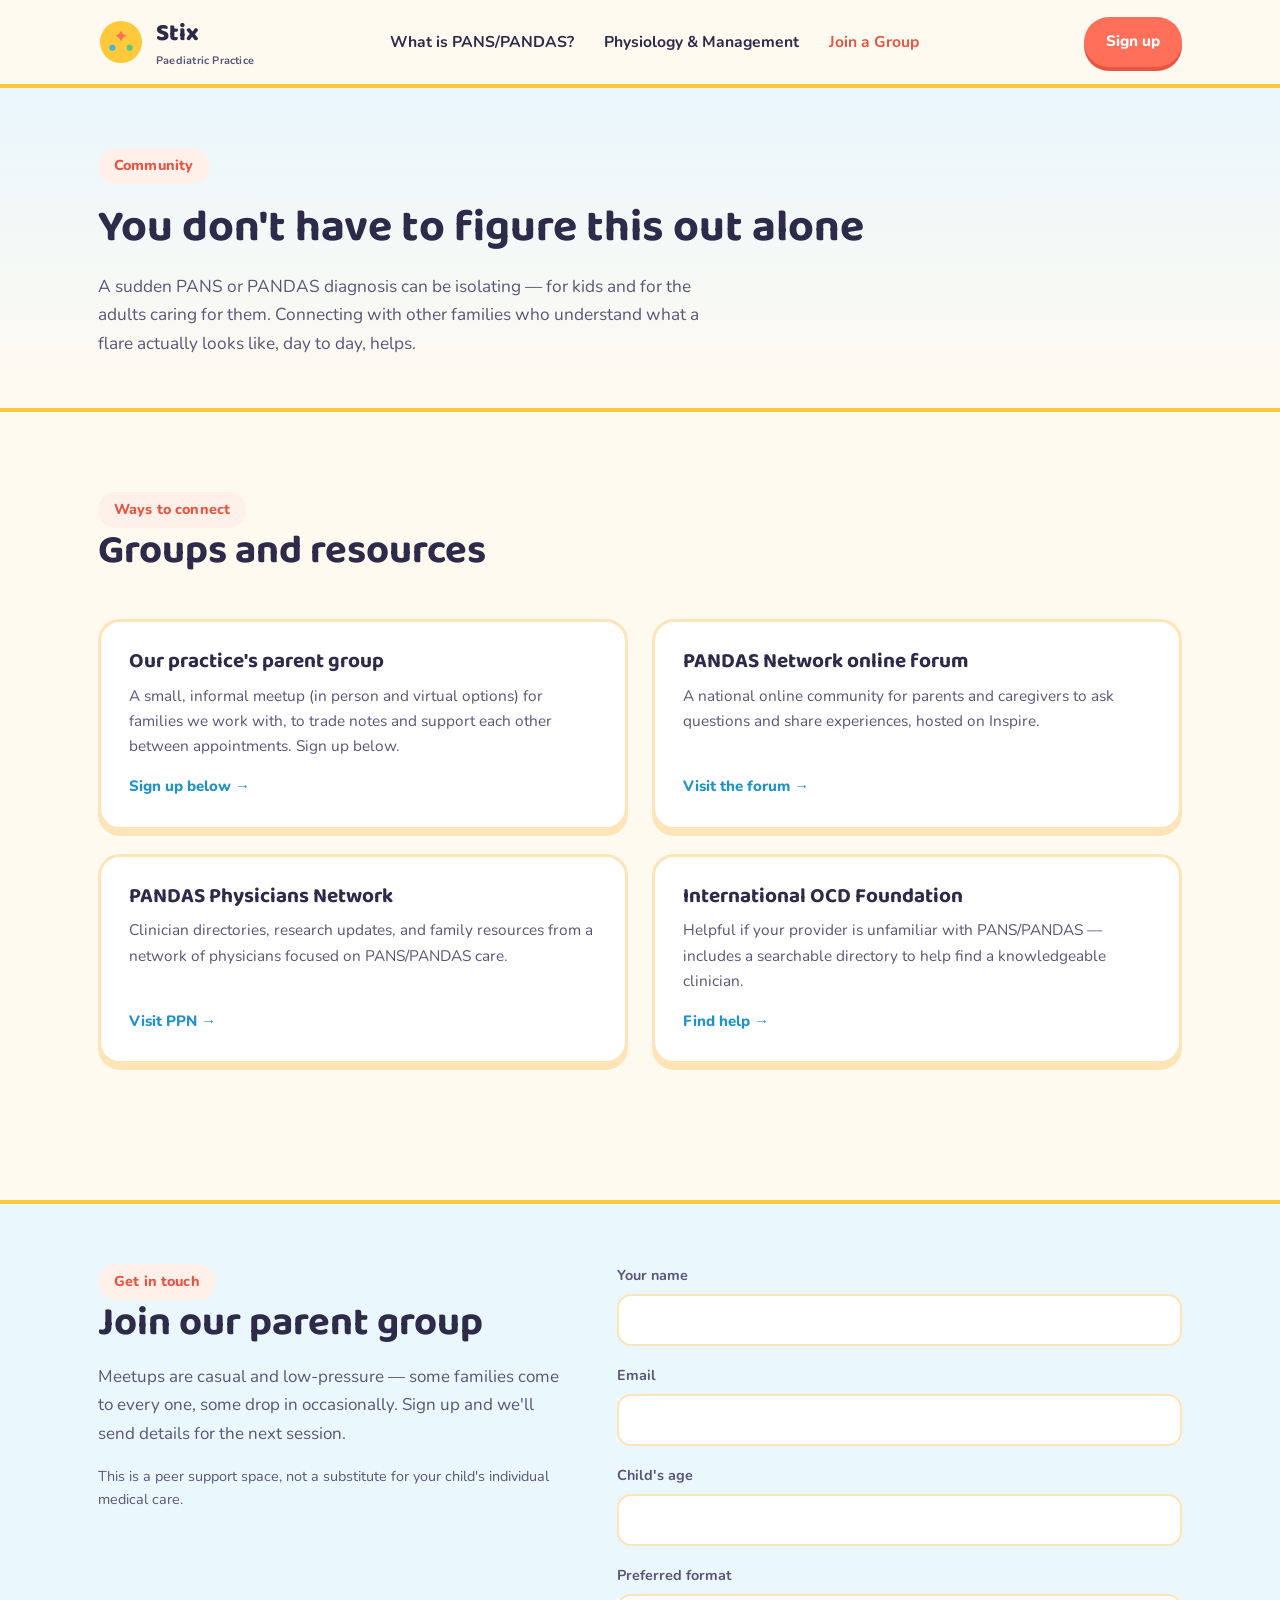
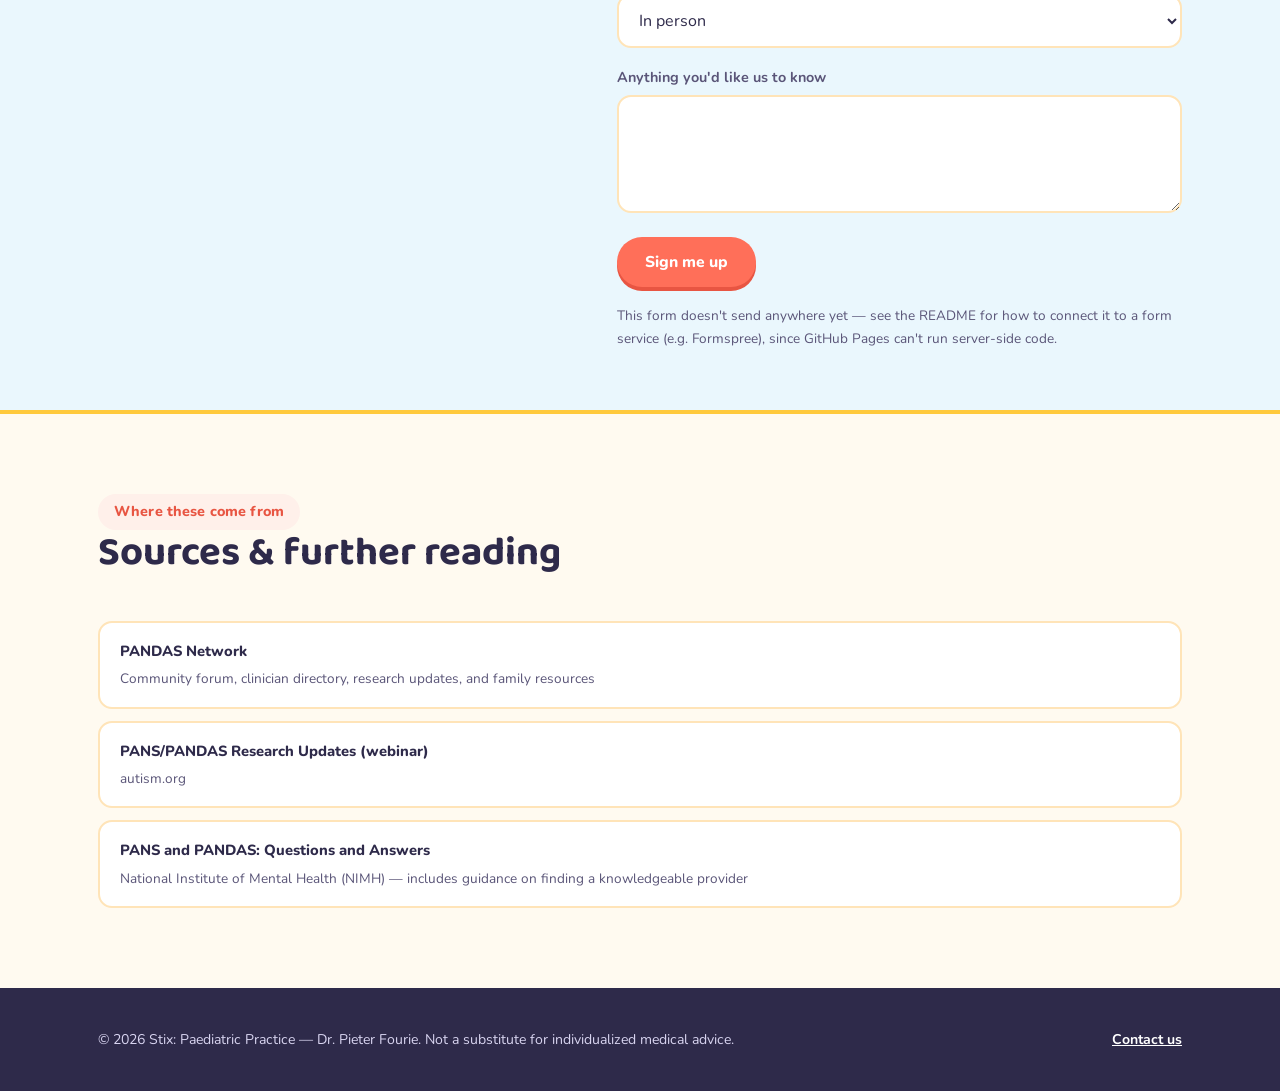
<file: join.html>
<!DOCTYPE html>
<html lang="en">
<head>
<meta charset="UTF-8" />
<meta name="viewport" content="width=device-width, initial-scale=1" />
<title>Join a Support Group — Stix Paediatric Practice</title>
<meta name="description" content="Connect with other families navigating PANS and PANDAS — our practice's parent group, plus national community and clinician resources." />
<link rel="preconnect" href="https://fonts.googleapis.com">
<link rel="preconnect" href="https://fonts.gstatic.com" crossorigin>
<link href="https://fonts.googleapis.com/css2?family=Baloo+2:wght@600;700;800&family=Nunito:wght@400;600;700;800&display=swap" rel="stylesheet">
<link rel="stylesheet" href="styles.css" />
</head>
<body>

<header class="site-header">
  <div class="wrap">
    <a href="index.html" class="brand">
      <svg class="brand-mark" viewBox="0 0 48 48" fill="none" xmlns="http://www.w3.org/2000/svg" aria-hidden="true">
        <circle cx="24" cy="24" r="22" fill="#ffc93c"/>
        <path d="M24 12c1.2 3 3 4.6 6 5.6-3 1-4.8 2.8-6 5.8-1.2-3-3-4.8-6-5.8 3-1 4.8-2.6 6-5.6Z" fill="#ff6f59"/>
        <circle cx="15" cy="30" r="3.2" fill="#3fb6e8"/>
        <circle cx="33" cy="30" r="3.2" fill="#57c785"/>
      </svg>
      <span>
        Stix
        <span class="brand-sub">Paediatric Practice</span>
      </span>
    </a>

    <button class="nav-toggle" aria-expanded="false" aria-controls="primary-nav" aria-label="Toggle menu">
      <svg viewBox="0 0 24 24" fill="none" stroke="currentColor" stroke-width="2"><path d="M3 6h18M3 12h18M3 18h18"/></svg>
    </button>

    <nav class="primary-nav" id="primary-nav">
      <ul>
        <li><a href="index.html">What is PANS/PANDAS?</a></li>
        <li><a href="physiology.html">Physiology &amp; Management</a></li>
        <li><a href="join.html" class="active">Join a Group</a></li>
        <li><a href="#group-form" class="nav-cta nav-cta-mobile">Sign up</a></li>
      </ul>
    </nav>

    <a href="#group-form" class="nav-cta desktop-cta">Sign up</a>
  </div>
</header>

<main id="top">

  <section class="page-hero">
    <div class="wrap">
      <span class="small-label">Community</span>
      <h1>You don't have to figure this out alone</h1>
      <p class="lede">
        A sudden PANS or PANDAS diagnosis can be isolating — for kids and for the
        adults caring for them. Connecting with other families who understand
        what a flare actually looks like, day to day, helps.
      </p>
    </div>
  </section>

  <!-- COMMUNITY OPTIONS -->
  <section class="section">
    <div class="wrap">
      <div class="section-head">
        <span class="small-label">Ways to connect</span>
        <h2>Groups and resources</h2>
      </div>
      <div class="community-grid">
        <article class="community-card">
          <h3>Our practice's parent group</h3>
          <p>A small, informal meetup (in person and virtual options) for families we work with, to trade notes and support each other between appointments. Sign up below.</p>
          <a href="#group-form" class="card-link">Sign up below →</a>
        </article>
        <article class="community-card">
          <h3>PANDAS Network online forum</h3>
          <p>A national online community for parents and caregivers to ask questions and share experiences, hosted on Inspire.</p>
          <a href="https://www.inspire.com/groups/pandas/" class="card-link" target="_blank" rel="noopener">Visit the forum →</a>
        </article>
        <article class="community-card">
          <h3>PANDAS Physicians Network</h3>
          <p>Clinician directories, research updates, and family resources from a network of physicians focused on PANS/PANDAS care.</p>
          <a href="https://www.pandasppn.org/" class="card-link" target="_blank" rel="noopener">Visit PPN →</a>
        </article>
        <article class="community-card">
          <h3>International OCD Foundation</h3>
          <p>Helpful if your provider is unfamiliar with PANS/PANDAS — includes a searchable directory to help find a knowledgeable clinician.</p>
          <a href="https://www.iocdf.org/find-help" class="card-link" target="_blank" rel="noopener">Find help →</a>
        </article>
      </div>
    </div>
  </section>

  <!-- SIGN UP FORM -->
  <section class="group-form-section" id="group-form">
    <div class="wrap group-form-wrap">
      <div>
        <span class="small-label">Get in touch</span>
        <h2>Join our parent group</h2>
        <p class="measure" style="margin-top:16px;">
          Meetups are casual and low-pressure — some families come to every one,
          some drop in occasionally. Sign up and we'll send details for the next
          session.
        </p>
        <p class="measure" style="font-size:0.9rem;">
          This is a peer support space, not a substitute for your child's
          individual medical care.
        </p>
      </div>

      <form class="contact-form" id="group-signup-form">
        <div class="field">
          <label for="parent-name">Your name</label>
          <input type="text" id="parent-name" name="parent-name" required />
        </div>
        <div class="field">
          <label for="parent-email">Email</label>
          <input type="email" id="parent-email" name="parent-email" required />
        </div>
        <div class="field">
          <label for="child-age">Child's age</label>
          <input type="text" id="child-age" name="child-age" />
        </div>
        <div class="field">
          <label for="format">Preferred format</label>
          <select id="format" name="format">
            <option>In person</option>
            <option>Virtual</option>
            <option>Either works</option>
          </select>
        </div>
        <div class="field">
          <label for="message">Anything you'd like us to know</label>
          <textarea id="message" name="message" rows="4"></textarea>
        </div>
        <div class="submit-row">
          <button type="submit">Sign me up</button>
          <span class="form-status" id="form-status" role="status"></span>
        </div>
        <p class="form-note">
          This form doesn't send anywhere yet — see the README for how to connect
          it to a form service (e.g. Formspree), since GitHub Pages can't run
          server-side code.
        </p>
      </form>
    </div>
  </section>

  <!-- SOURCES -->
  <section class="section" id="sources">
    <div class="wrap">
      <div class="section-head">
        <span class="small-label">Where these come from</span>
        <h2>Sources &amp; further reading</h2>
      </div>
      <ul class="sources-list">
        <li>
          <a href="https://pandasnetwork.org/research/" target="_blank" rel="noopener">PANDAS Network</a>
          <span class="src-meta">Community forum, clinician directory, research updates, and family resources</span>
        </li>
        <li>
          <a href="https://autism.org/webinar/pans-pandas-research-updates/" target="_blank" rel="noopener">PANS/PANDAS Research Updates (webinar)</a>
          <span class="src-meta">autism.org</span>
        </li>
        <li>
          <a href="https://www.nimh.nih.gov/health/publications/pandas" target="_blank" rel="noopener">PANS and PANDAS: Questions and Answers</a>
          <span class="src-meta">National Institute of Mental Health (NIMH) — includes guidance on finding a knowledgeable provider</span>
        </li>
      </ul>
    </div>
  </section>

</main>

<footer class="site-footer">
  <div class="wrap">
    <p>&copy; <span id="year"></span> Stix: Paediatric Practice — Dr. Pieter Fourie. Not a substitute for individualized medical advice.</p>
    <p><a href="https://www.stix.co.za/contact-us" target="_blank" rel="noopener">Contact us</a></p>
  </div>
</footer>

<script src="script.js"></script>
</body>
</html>
</file>
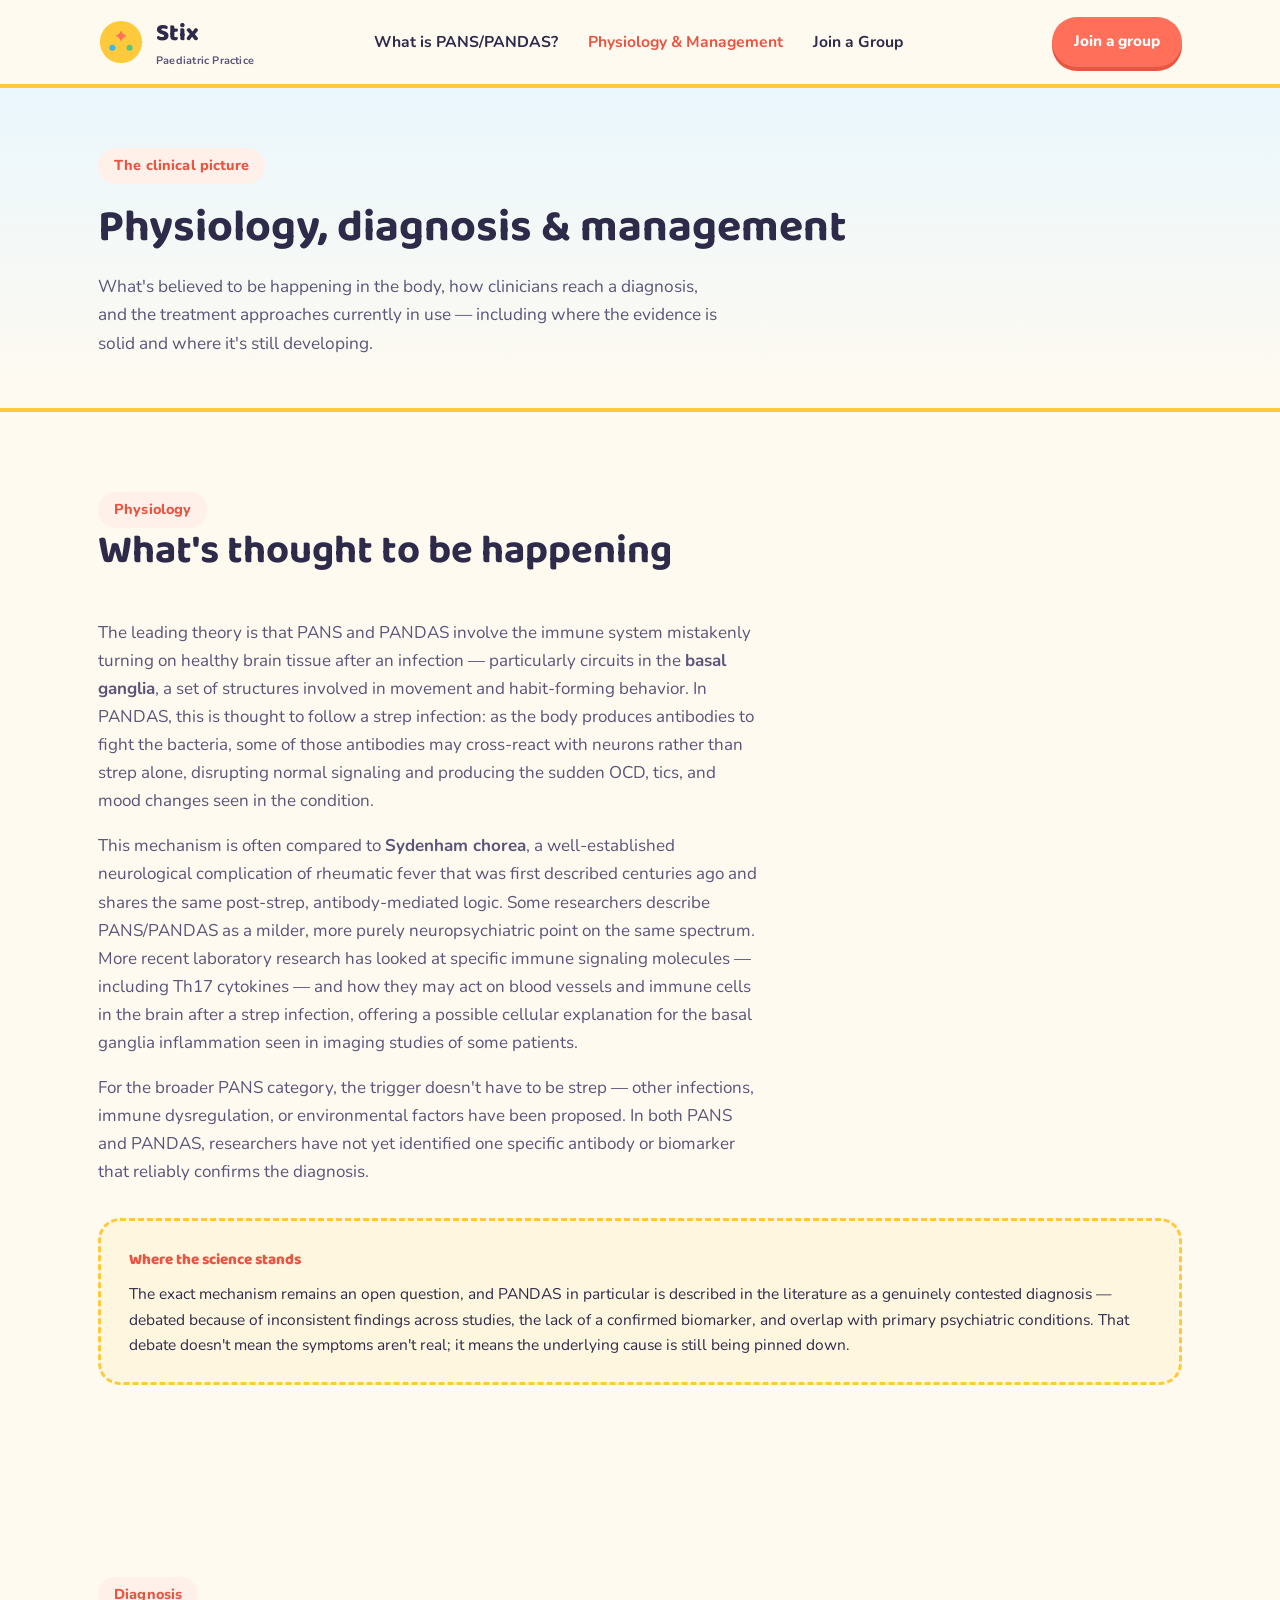
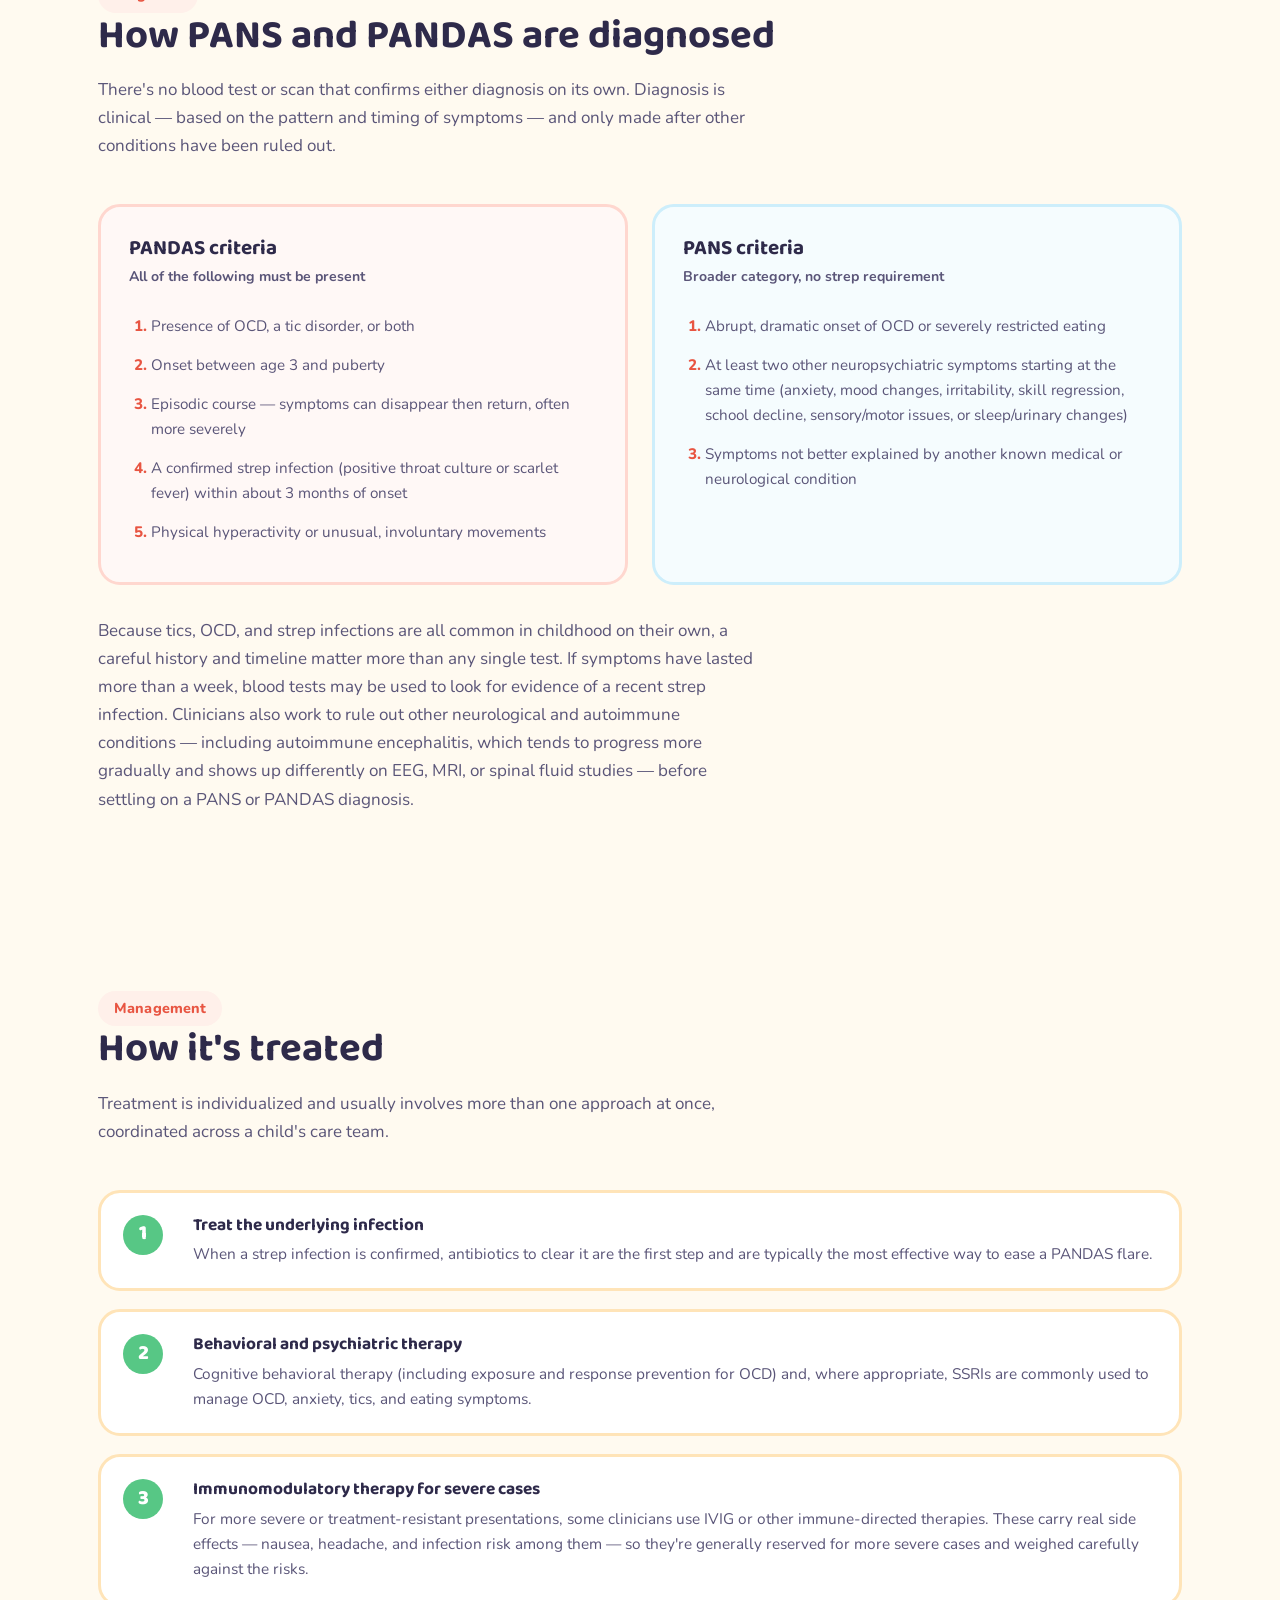
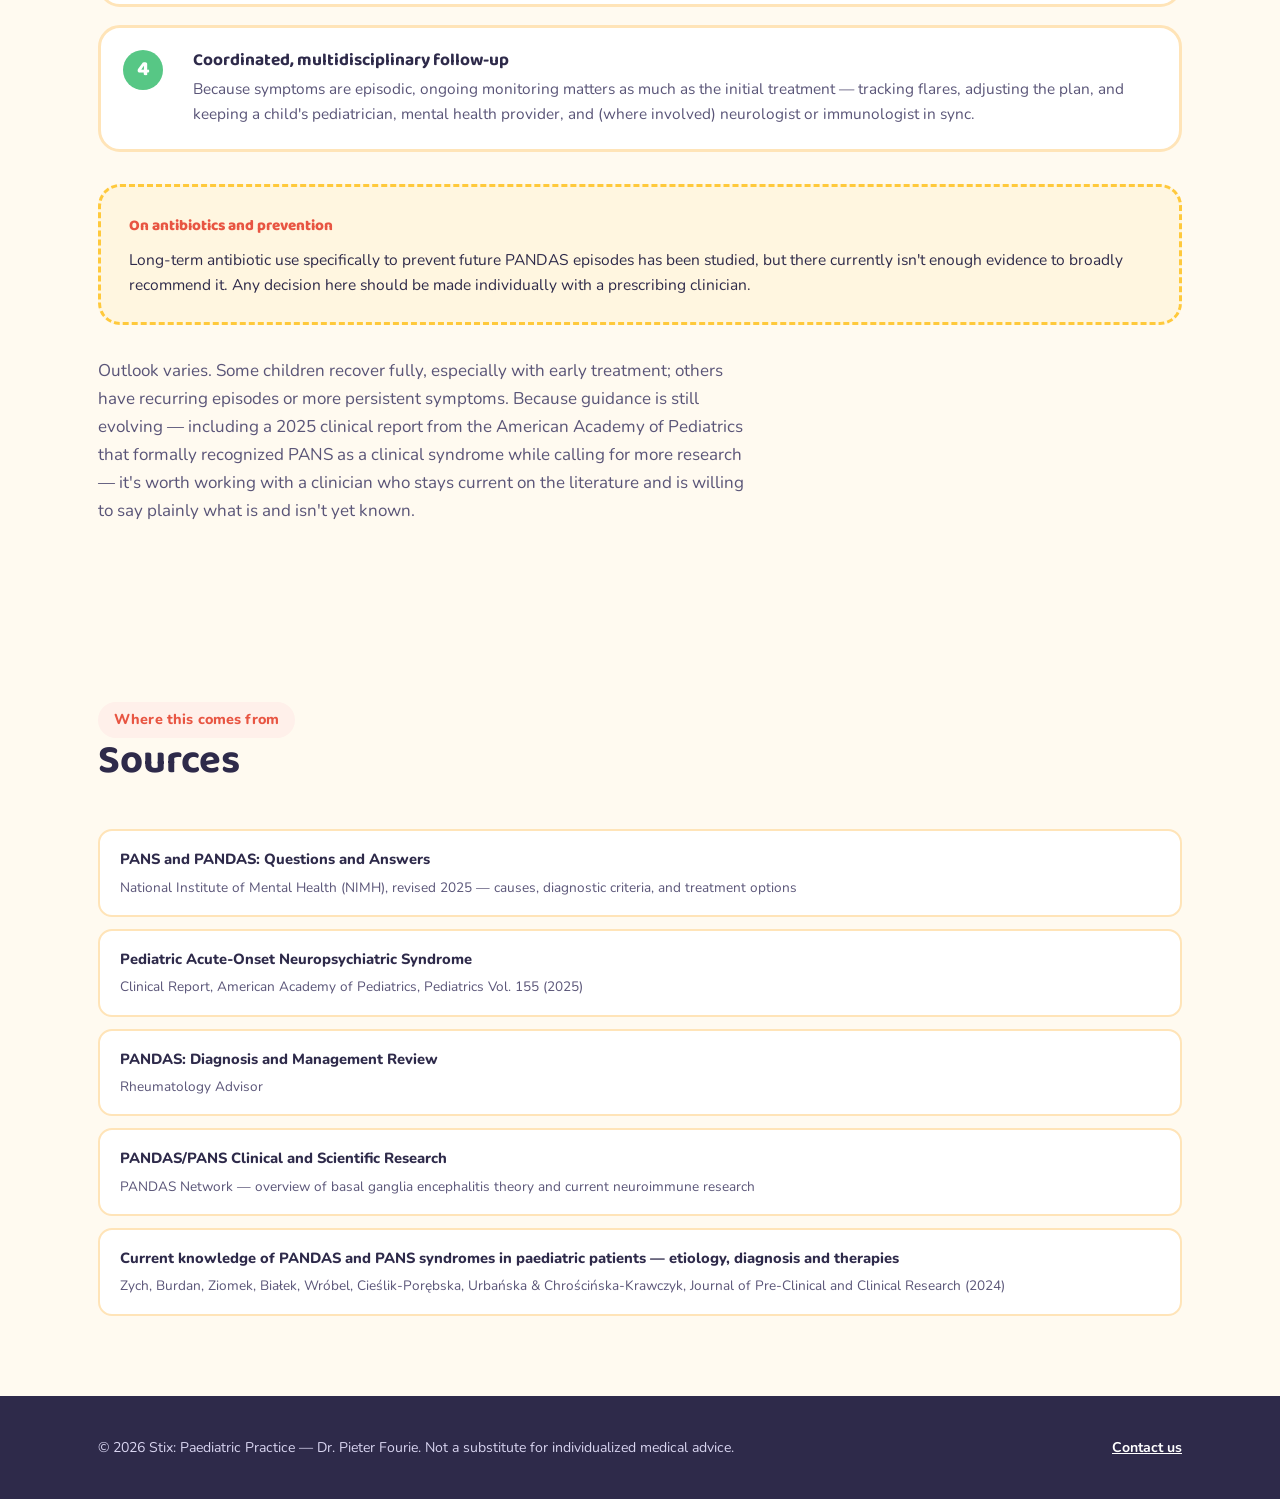
<file: physiology.html>
<!DOCTYPE html>
<html lang="en">
<head>
<meta charset="UTF-8" />
<meta name="viewport" content="width=device-width, initial-scale=1" />
<title>Physiology, Diagnosis &amp; Management — Stix Paediatric Practice</title>
<meta name="description" content="How PANS and PANDAS are believed to arise, how they're diagnosed, and current treatment and management approaches." />
<link rel="preconnect" href="https://fonts.googleapis.com">
<link rel="preconnect" href="https://fonts.gstatic.com" crossorigin>
<link href="https://fonts.googleapis.com/css2?family=Baloo+2:wght@600;700;800&family=Nunito:wght@400;600;700;800&display=swap" rel="stylesheet">
<link rel="stylesheet" href="styles.css" />
</head>
<body>

<header class="site-header">
  <div class="wrap">
    <a href="index.html" class="brand">
      <svg class="brand-mark" viewBox="0 0 48 48" fill="none" xmlns="http://www.w3.org/2000/svg" aria-hidden="true">
        <circle cx="24" cy="24" r="22" fill="#ffc93c"/>
        <path d="M24 12c1.2 3 3 4.6 6 5.6-3 1-4.8 2.8-6 5.8-1.2-3-3-4.8-6-5.8 3-1 4.8-2.6 6-5.6Z" fill="#ff6f59"/>
        <circle cx="15" cy="30" r="3.2" fill="#3fb6e8"/>
        <circle cx="33" cy="30" r="3.2" fill="#57c785"/>
      </svg>
      <span>
        Stix
        <span class="brand-sub">Paediatric Practice</span>
      </span>
    </a>

    <button class="nav-toggle" aria-expanded="false" aria-controls="primary-nav" aria-label="Toggle menu">
      <svg viewBox="0 0 24 24" fill="none" stroke="currentColor" stroke-width="2"><path d="M3 6h18M3 12h18M3 18h18"/></svg>
    </button>

    <nav class="primary-nav" id="primary-nav">
      <ul>
        <li><a href="index.html">What is PANS/PANDAS?</a></li>
        <li><a href="physiology.html" class="active">Physiology &amp; Management</a></li>
        <li><a href="join.html">Join a Group</a></li>
        <li><a href="join.html" class="nav-cta nav-cta-mobile">Join a group</a></li>
      </ul>
    </nav>

    <a href="join.html" class="nav-cta desktop-cta">Join a group</a>
  </div>
</header>

<main id="top">

  <section class="page-hero">
    <div class="wrap">
      <span class="small-label">The clinical picture</span>
      <h1>Physiology, diagnosis &amp; management</h1>
      <p class="lede">
        What's believed to be happening in the body, how clinicians reach a
        diagnosis, and the treatment approaches currently in use — including
        where the evidence is solid and where it's still developing.
      </p>
    </div>
  </section>

  <!-- PHYSIOLOGY -->
  <section class="section">
    <div class="wrap">
      <div class="section-head">
        <span class="small-label">Physiology</span>
        <h2>What's thought to be happening</h2>
      </div>
      <div class="measure">
        <p>
          The leading theory is that PANS and PANDAS involve the immune system
          mistakenly turning on healthy brain tissue after an infection —
          particularly circuits in the <strong>basal ganglia</strong>, a set of
          structures involved in movement and habit-forming behavior. In PANDAS,
          this is thought to follow a strep infection: as the body produces
          antibodies to fight the bacteria, some of those antibodies may
          cross-react with neurons rather than strep alone, disrupting normal
          signaling and producing the sudden OCD, tics, and mood changes seen in
          the condition.
        </p>
        <p>
          This mechanism is often compared to <strong>Sydenham chorea</strong>, a
          well-established neurological complication of rheumatic fever that was
          first described centuries ago and shares the same post-strep,
          antibody-mediated logic. Some researchers describe PANS/PANDAS as a
          milder, more purely neuropsychiatric point on the same spectrum. More
          recent laboratory research has looked at specific immune signaling
          molecules — including Th17 cytokines — and how they may act on blood
          vessels and immune cells in the brain after a strep infection, offering
          a possible cellular explanation for the basal ganglia inflammation seen
          in imaging studies of some patients.
        </p>
        <p>
          For the broader PANS category, the trigger doesn't have to be strep —
          other infections, immune dysregulation, or environmental factors have
          been proposed. In both PANS and PANDAS, researchers have not yet
          identified one specific antibody or biomarker that reliably confirms
          the diagnosis.
        </p>
      </div>

      <div class="callout">
        <span class="callout-label">Where the science stands</span>
        <p>
          The exact mechanism remains an open question, and PANDAS in particular
          is described in the literature as a genuinely contested diagnosis —
          debated because of inconsistent findings across studies, the lack of a
          confirmed biomarker, and overlap with primary psychiatric conditions.
          That debate doesn't mean the symptoms aren't real; it means the
          underlying cause is still being pinned down.
        </p>
      </div>
    </div>
  </section>

  <!-- DIAGNOSIS -->
  <section class="section">
    <div class="wrap">
      <div class="section-head">
        <span class="small-label">Diagnosis</span>
        <h2>How PANS and PANDAS are diagnosed</h2>
        <p class="measure" style="margin-top:16px;">
          There's no blood test or scan that confirms either diagnosis on its
          own. Diagnosis is clinical — based on the pattern and timing of
          symptoms — and only made after other conditions have been ruled out.
        </p>
      </div>

      <div class="criteria-grid">
        <div class="criteria-card">
          <h3>PANDAS criteria</h3>
          <span class="criteria-sub">All of the following must be present</span>
          <ol>
            <li>Presence of OCD, a tic disorder, or both</li>
            <li>Onset between age 3 and puberty</li>
            <li>Episodic course — symptoms can disappear then return, often more severely</li>
            <li>A confirmed strep infection (positive throat culture or scarlet fever) within about 3 months of onset</li>
            <li>Physical hyperactivity or unusual, involuntary movements</li>
          </ol>
        </div>
        <div class="criteria-card">
          <h3>PANS criteria</h3>
          <span class="criteria-sub">Broader category, no strep requirement</span>
          <ol>
            <li>Abrupt, dramatic onset of OCD or severely restricted eating</li>
            <li>At least two other neuropsychiatric symptoms starting at the same time (anxiety, mood changes, irritability, skill regression, school decline, sensory/motor issues, or sleep/urinary changes)</li>
            <li>Symptoms not better explained by another known medical or neurological condition</li>
          </ol>
        </div>
      </div>

      <div class="measure" style="margin-top:32px;">
        <p>
          Because tics, OCD, and strep infections are all common in childhood on
          their own, a careful history and timeline matter more than any single
          test. If symptoms have lasted more than a week, blood tests may be used
          to look for evidence of a recent strep infection. Clinicians also work
          to rule out other neurological and autoimmune conditions — including
          autoimmune encephalitis, which tends to progress more gradually and
          shows up differently on EEG, MRI, or spinal fluid studies — before
          settling on a PANS or PANDAS diagnosis.
        </p>
      </div>
    </div>
  </section>

  <!-- MANAGEMENT -->
  <section class="section">
    <div class="wrap">
      <div class="section-head">
        <span class="small-label">Management</span>
        <h2>How it's treated</h2>
        <p class="measure" style="margin-top:16px;">
          Treatment is individualized and usually involves more than one
          approach at once, coordinated across a child's care team.
        </p>
      </div>
      <ul class="mgmt-list">
        <li>
          <div>
            <h3>Treat the underlying infection</h3>
            <p>When a strep infection is confirmed, antibiotics to clear it are the first step and are typically the most effective way to ease a PANDAS flare.</p>
          </div>
        </li>
        <li>
          <div>
            <h3>Behavioral and psychiatric therapy</h3>
            <p>Cognitive behavioral therapy (including exposure and response prevention for OCD) and, where appropriate, SSRIs are commonly used to manage OCD, anxiety, tics, and eating symptoms.</p>
          </div>
        </li>
        <li>
          <div>
            <h3>Immunomodulatory therapy for severe cases</h3>
            <p>For more severe or treatment-resistant presentations, some clinicians use IVIG or other immune-directed therapies. These carry real side effects — nausea, headache, and infection risk among them — so they're generally reserved for more severe cases and weighed carefully against the risks.</p>
          </div>
        </li>
        <li>
          <div>
            <h3>Coordinated, multidisciplinary follow-up</h3>
            <p>Because symptoms are episodic, ongoing monitoring matters as much as the initial treatment — tracking flares, adjusting the plan, and keeping a child's pediatrician, mental health provider, and (where involved) neurologist or immunologist in sync.</p>
          </div>
        </li>
      </ul>

      <div class="callout" style="margin-top:32px;">
        <span class="callout-label">On antibiotics and prevention</span>
        <p>
          Long-term antibiotic use specifically to prevent future PANDAS
          episodes has been studied, but there currently isn't enough evidence
          to broadly recommend it. Any decision here should be made individually
          with a prescribing clinician.
        </p>
      </div>

      <div class="measure" style="margin-top:28px;">
        <p>
          Outlook varies. Some children recover fully, especially with early
          treatment; others have recurring episodes or more persistent symptoms.
          Because guidance is still evolving — including a 2025 clinical report
          from the American Academy of Pediatrics that formally recognized PANS
          as a clinical syndrome while calling for more research — it's worth
          working with a clinician who stays current on the literature and is
          willing to say plainly what is and isn't yet known.
        </p>
      </div>
    </div>
  </section>

  <!-- SOURCES -->
  <section class="section" id="sources">
    <div class="wrap">
      <div class="section-head">
        <span class="small-label">Where this comes from</span>
        <h2>Sources</h2>
      </div>
      <ul class="sources-list">
        <li>
          <a href="https://www.nimh.nih.gov/health/publications/pandas" target="_blank" rel="noopener">PANS and PANDAS: Questions and Answers</a>
          <span class="src-meta">National Institute of Mental Health (NIMH), revised 2025 — causes, diagnostic criteria, and treatment options</span>
        </li>
        <li>
          <a href="https://publications.aap.org/pediatrics/article/155/3/e2024070334/200384/Pediatric-Acute-Onset-Neuropsychiatric-Syndrome" target="_blank" rel="noopener">Pediatric Acute-Onset Neuropsychiatric Syndrome</a>
          <span class="src-meta">Clinical Report, American Academy of Pediatrics, Pediatrics Vol. 155 (2025)</span>
        </li>
        <li>
          <a href="https://www.rheumatologyadvisor.com/features/pandas-diagnosis-and-management-review/" target="_blank" rel="noopener">PANDAS: Diagnosis and Management Review</a>
          <span class="src-meta">Rheumatology Advisor</span>
        </li>
        <li>
          <a href="https://pandasnetwork.org/research/" target="_blank" rel="noopener">PANDAS/PANS Clinical and Scientific Research</a>
          <span class="src-meta">PANDAS Network — overview of basal ganglia encephalitis theory and current neuroimmune research</span>
        </li>
        <li>
          <a href="https://www.jpccr.eu/Current-knowledge-of-PANDAS-and-PANS-syndromes-in-paediatric-patients-etiology-diagnosis,193989,0,2.html" target="_blank" rel="noopener">Current knowledge of PANDAS and PANS syndromes in paediatric patients — etiology, diagnosis and therapies</a>
          <span class="src-meta">Zych, Burdan, Ziomek, Białek, Wróbel, Cieślik-Porębska, Urbańska &amp; Chrościńska-Krawczyk, Journal of Pre-Clinical and Clinical Research (2024)</span>
        </li>
      </ul>
    </div>
  </section>

</main>

<footer class="site-footer">
  <div class="wrap">
    <p>&copy; <span id="year"></span> Stix: Paediatric Practice — Dr. Pieter Fourie. Not a substitute for individualized medical advice.</p>
    <p><a href="https://www.stix.co.za/contact-us" target="_blank" rel="noopener">Contact us</a></p>
  </div>
</footer>

<script src="script.js"></script>
</body>
</html>
</file>
<file: styles.css>
/* ===================================================================
   Design tokens — bright, warm, child-friendly
   =================================================================== */
:root {
  --bg: #fffaf0;
  --ink: #2e2a4a;
  --ink-soft: #5a5578;
  --sky: #3fb6e8;
  --sky-dark: #1f93c9;
  --sun: #ffc93c;
  --coral: #ff6f59;
  --coral-dark: #e85542;
  --leaf: #57c785;
  --leaf-dark: #349a5f;
  --lavender: #9b8cf2;
  --card-bg: #ffffff;
  --line: #ffe4b8;
  --line-soft: #fff1d8;

  --font-display: "Baloo 2", "Nunito", sans-serif;
  --font-body: "Nunito", -apple-system, BlinkMacSystemFont, "Segoe UI", sans-serif;

  --max-text: 660px;
  --max-page: 1140px;
  --radius: 22px;
  --radius-sm: 14px;
}

* {
  box-sizing: border-box;
}

html {
  scroll-behavior: smooth;
}

@media (prefers-reduced-motion: reduce) {
  html {
    scroll-behavior: auto;
  }
  * {
    animation-duration: 0.001ms !important;
    transition-duration: 0.001ms !important;
  }
}

body {
  margin: 0;
  background: var(--bg);
  color: var(--ink);
  font-family: var(--font-body);
  font-size: 17px;
  line-height: 1.65;
  -webkit-font-smoothing: antialiased;
}

img,
svg {
  max-width: 100%;
  display: block;
}

a {
  color: var(--sky-dark);
}

a:focus-visible,
button:focus-visible {
  outline: 3px solid var(--lavender);
  outline-offset: 3px;
  border-radius: 4px;
}

.wrap {
  max-width: var(--max-page);
  margin: 0 auto;
  padding: 0 28px;
}

.measure {
  max-width: var(--max-text);
}

h1,
h2,
h3 {
  font-family: var(--font-display);
  font-weight: 700;
  line-height: 1.18;
  margin: 0;
  color: var(--ink);
}

h2 {
  font-size: clamp(1.8rem, 1.3rem + 2vw, 2.5rem);
}

h3 {
  font-size: 1.3rem;
  font-weight: 700;
}

p {
  margin: 0 0 1em;
  color: var(--ink-soft);
}

.small-label {
  display: inline-flex;
  align-items: center;
  gap: 8px;
  font-size: 0.9rem;
  letter-spacing: 0.01em;
  color: var(--coral-dark);
  font-weight: 800;
  background: #fff0ea;
  padding: 6px 16px;
  border-radius: 999px;
}

.section {
  padding: 80px 0;
  position: relative;
}

.section-head {
  margin-bottom: 44px;
}

/* ===================================================================
   Header / nav
   =================================================================== */
.site-header {
  position: sticky;
  top: 0;
  z-index: 20;
  background: rgba(255, 250, 240, 0.94);
  backdrop-filter: saturate(140%) blur(6px);
  border-bottom: 4px solid var(--sun);
}

.site-header .wrap {
  display: flex;
  align-items: center;
  justify-content: space-between;
  height: 84px;
}

.brand {
  font-family: var(--font-display);
  font-size: 1.5rem;
  font-weight: 800;
  color: var(--ink);
  text-decoration: none;
  display: flex;
  align-items: center;
  gap: 12px;
}

.brand-sub {
  display: block;
  font-family: var(--font-body);
  font-size: 0.68rem;
  font-weight: 700;
  color: var(--ink-soft);
  letter-spacing: 0.02em;
  margin-top: -2px;
}

.brand-mark {
  width: 46px;
  height: 46px;
  flex-shrink: 0;
}

nav.primary-nav ul {
  list-style: none;
  display: flex;
  gap: 30px;
  margin: 0;
  padding: 0;
}

nav.primary-nav a {
  text-decoration: none;
  color: var(--ink);
  font-weight: 700;
  font-size: 0.98rem;
}

nav.primary-nav a:hover {
  color: var(--sky-dark);
}

nav.primary-nav a.active {
  color: var(--coral-dark);
}

.nav-cta {
  display: inline-flex;
  align-items: center;
  gap: 8px;
  padding: 12px 22px;
  background: var(--coral);
  color: #fff;
  border-radius: 999px;
  text-decoration: none;
  font-size: 0.95rem;
  font-weight: 800;
  white-space: nowrap;
  box-shadow: 0 4px 0 var(--coral-dark);
  transition: transform 0.1s ease;
}

.nav-cta:hover {
  background: var(--coral);
  transform: translateY(2px);
  box-shadow: 0 2px 0 var(--coral-dark);
}

.nav-toggle {
  display: none;
  background: #fff;
  border: 2px solid var(--line);
  border-radius: 12px;
  width: 46px;
  height: 46px;
  align-items: center;
  justify-content: center;
  cursor: pointer;
}

.nav-toggle svg {
  width: 22px;
  height: 22px;
  color: var(--ink);
}

/* ===================================================================
   Hero
   =================================================================== */
.hero {
  overflow: hidden;
}

.hero .wrap {
  display: grid;
  grid-template-columns: 1.15fr 0.85fr;
  gap: 56px;
  align-items: center;
  padding-top: 72px;
  padding-bottom: 72px;
}

.hero-copy .small-label {
  margin-bottom: 20px;
}

.hero h1 {
  font-size: clamp(2.3rem, 1.7rem + 2.6vw, 3.5rem);
  margin-bottom: 22px;
  opacity: 0;
  transform: translateY(14px);
  animation: rise 0.7s ease-out 0.05s forwards;
}

.hero .lede {
  font-size: 1.14rem;
  max-width: 48ch;
  opacity: 0;
  animation: rise 0.7s ease-out 0.2s forwards;
}

.hero-actions {
  display: flex;
  gap: 16px;
  align-items: center;
  flex-wrap: wrap;
  margin-top: 28px;
  opacity: 0;
  animation: rise 0.7s ease-out 0.32s forwards;
}

@keyframes rise {
  to {
    opacity: 1;
    transform: translateY(0);
  }
}

@keyframes bob {
  0%, 100% { transform: translateY(0); }
  50% { transform: translateY(-10px); }
}

.btn-primary {
  display: inline-flex;
  align-items: center;
  padding: 15px 28px;
  background: var(--coral);
  color: #fff;
  text-decoration: none;
  border-radius: 999px;
  font-weight: 800;
  font-size: 1rem;
  box-shadow: 0 5px 0 var(--coral-dark);
  transition: transform 0.1s ease, box-shadow 0.1s ease;
}

.btn-primary:hover {
  transform: translateY(3px);
  box-shadow: 0 2px 0 var(--coral-dark);
}

.btn-ghost {
  color: var(--ink);
  text-decoration: none;
  font-weight: 800;
  font-size: 1rem;
  padding: 15px 24px;
  border-radius: 999px;
  border: 3px solid var(--sky);
  background: #fff;
}

.btn-ghost:hover {
  background: #eaf7fd;
}

.hero-figure svg {
  width: 100%;
  height: auto;
  animation: bob 5s ease-in-out infinite;
}

/* ===================================================================
   Info strip
   =================================================================== */
.credentials {
  padding: 30px 0;
  background: var(--sky);
}

.credentials .wrap {
  display: flex;
  flex-wrap: wrap;
  gap: 24px 40px;
  align-items: baseline;
  justify-content: space-between;
}

.credentials .item {
  color: #eaf7fd;
  font-size: 0.95rem;
  font-weight: 600;
}

.credentials .item strong {
  color: #fff;
  font-family: var(--font-display);
  font-size: 1.1rem;
  display: block;
  font-weight: 800;
}

/* ===================================================================
   Services / cards grid (rounded, colorful, popsicle-stick style)
   =================================================================== */
.services-grid {
  display: grid;
  grid-template-columns: repeat(3, 1fr);
  gap: 26px;
}

.service-card {
  background: var(--card-bg);
  padding: 32px 28px;
  border-radius: var(--radius);
  border: 3px solid var(--line);
  box-shadow: 0 6px 0 var(--line);
}

.service-card .icon-badge {
  width: 56px;
  height: 56px;
  border-radius: 50%;
  display: flex;
  align-items: center;
  justify-content: center;
  margin-bottom: 20px;
}

.service-card .icon-badge svg {
  width: 30px;
  height: 30px;
}

.service-card:nth-child(1) .icon-badge { background: #fff0ea; }
.service-card:nth-child(1) .icon-badge svg { color: var(--coral); }
.service-card:nth-child(2) .icon-badge { background: #eaf7fd; }
.service-card:nth-child(2) .icon-badge svg { color: var(--sky-dark); }
.service-card:nth-child(3) .icon-badge { background: #eafaf0; }
.service-card:nth-child(3) .icon-badge svg { color: var(--leaf-dark); }

.service-card h3 {
  margin-bottom: 10px;
}

.service-card p {
  font-size: 0.97rem;
  margin-bottom: 0;
}

/* ===================================================================
   Page hero (subpages)
   =================================================================== */
.page-hero {
  padding: 60px 0 50px;
  background: linear-gradient(180deg, #eaf7fd 0%, var(--bg) 100%);
  border-bottom: 4px solid var(--sun);
}

.page-hero .small-label {
  margin-bottom: 18px;
}

.page-hero h1 {
  font-size: clamp(2rem, 1.6rem + 1.8vw, 2.8rem);
  margin-bottom: 18px;
}

.page-hero .lede {
  font-size: 1.08rem;
  max-width: 62ch;
  margin-bottom: 0;
  color: var(--ink-soft);
}

/* ===================================================================
   Callout box
   =================================================================== */
.callout {
  background: #fff6e0;
  border: 3px dashed var(--sun);
  padding: 24px 28px;
  border-radius: var(--radius);
  margin: 32px 0;
}

.callout p {
  margin-bottom: 0;
  color: var(--ink);
  font-size: 0.97rem;
}

.callout p + p {
  margin-top: 10px;
}

.callout .callout-label {
  display: inline-flex;
  align-items: center;
  gap: 6px;
  font-family: var(--font-display);
  font-weight: 800;
  color: var(--coral-dark);
  font-size: 0.95rem;
  margin-bottom: 8px;
}

/* ===================================================================
   Symptom / fact lists
   =================================================================== */
.two-col-list {
  columns: 2;
  column-gap: 24px;
  margin: 0;
  padding: 0;
  list-style: none;
}

.two-col-list li {
  break-inside: avoid;
  padding: 12px 16px 12px 44px;
  position: relative;
  font-size: 0.97rem;
  color: var(--ink-soft);
  background: var(--card-bg);
  border-radius: var(--radius-sm);
  margin-bottom: 10px;
  border: 2px solid var(--line);
}

.two-col-list li::before {
  content: "★";
  position: absolute;
  left: 14px;
  top: 11px;
  color: var(--sun);
  font-size: 1.1rem;
}

/* ===================================================================
   Criteria cards
   =================================================================== */
.criteria-grid {
  display: grid;
  grid-template-columns: 1fr 1fr;
  gap: 24px;
}

.criteria-card {
  background: var(--card-bg);
  padding: 30px 28px;
  border-radius: var(--radius);
  border: 3px solid var(--line);
}

.criteria-card:nth-child(1) {
  border-color: #ffd7cf;
  background: #fff8f6;
}

.criteria-card:nth-child(2) {
  border-color: #cdeefb;
  background: #f5fcfe;
}

.criteria-card h3 {
  margin-bottom: 4px;
}

.criteria-card .criteria-sub {
  font-size: 0.88rem;
  color: var(--ink-soft);
  font-weight: 700;
  margin-bottom: 18px;
  display: block;
}

.criteria-card ol {
  margin: 0;
  padding-left: 22px;
  color: var(--ink-soft);
}

.criteria-card ol li {
  padding: 7px 0;
  font-size: 0.95rem;
}

.criteria-card ol li::marker {
  color: var(--coral-dark);
  font-weight: 800;
}

/* ===================================================================
   Management steps
   =================================================================== */
.mgmt-list {
  list-style: none;
  margin: 0;
  padding: 0;
  counter-reset: mgmt;
  display: grid;
  gap: 18px;
}

.mgmt-list li {
  counter-increment: mgmt;
  display: grid;
  grid-template-columns: 52px 1fr;
  gap: 18px;
  padding: 22px;
  background: var(--card-bg);
  border-radius: var(--radius);
  border: 3px solid var(--line);
}

.mgmt-list li::before {
  content: counter(mgmt);
  font-family: var(--font-display);
  font-size: 1.3rem;
  font-weight: 800;
  color: #fff;
  background: var(--leaf);
  width: 40px;
  height: 40px;
  border-radius: 50%;
  display: flex;
  align-items: center;
  justify-content: center;
}

.mgmt-list h3 {
  font-size: 1.08rem;
  margin-bottom: 6px;
}

.mgmt-list p {
  font-size: 0.96rem;
  margin-bottom: 0;
}

/* ===================================================================
   Sources / references list
   =================================================================== */
.sources-list {
  list-style: none;
  margin: 0;
  padding: 0;
  display: grid;
  gap: 12px;
}

.sources-list li {
  padding: 16px 20px;
  font-size: 0.92rem;
  color: var(--ink-soft);
  background: var(--card-bg);
  border-radius: var(--radius-sm);
  border: 2px solid var(--line);
}

.sources-list a {
  color: var(--ink);
  font-weight: 800;
  text-decoration: none;
  display: block;
  margin-bottom: 3px;
}

.sources-list a:hover {
  color: var(--sky-dark);
  text-decoration: underline;
}

.sources-list .src-meta {
  font-size: 0.85rem;
  color: var(--ink-soft);
}

/* ===================================================================
   Community / resource cards
   =================================================================== */
.community-grid {
  display: grid;
  grid-template-columns: repeat(2, 1fr);
  gap: 24px;
  margin-bottom: 56px;
}

.community-card {
  background: var(--card-bg);
  padding: 28px;
  border-radius: var(--radius);
  border: 3px solid var(--line);
  box-shadow: 0 6px 0 var(--line);
  display: flex;
  flex-direction: column;
}

.community-card h3 {
  margin-bottom: 8px;
}

.community-card p {
  font-size: 0.96rem;
  flex-grow: 1;
}

.community-card a.card-link {
  color: var(--sky-dark);
  font-weight: 800;
  font-size: 0.94rem;
  text-decoration: none;
  align-self: flex-start;
}

.community-card a.card-link:hover {
  color: var(--coral-dark);
}

.group-form-section {
  background: #eaf7fd;
  padding: 60px 0;
  border-top: 4px solid var(--sun);
  border-bottom: 4px solid var(--sun);
}

.group-form-wrap {
  display: grid;
  grid-template-columns: 0.9fr 1.1fr;
  gap: 56px;
}

/* ===================================================================
   Contact form
   =================================================================== */
form.contact-form {
  display: flex;
  flex-direction: column;
  gap: 18px;
}

.field {
  display: flex;
  flex-direction: column;
  gap: 6px;
}

.field label {
  font-size: 0.9rem;
  color: var(--ink-soft);
  font-weight: 700;
}

.field input,
.field textarea,
.field select {
  font-family: var(--font-body);
  font-size: 1rem;
  padding: 13px 16px;
  border: 2px solid var(--line);
  border-radius: var(--radius-sm);
  background: #fff;
  color: var(--ink);
}

.field input:focus,
.field textarea:focus,
.field select:focus {
  outline: none;
  border-color: var(--sky);
  box-shadow: 0 0 0 3px rgba(63, 182, 232, 0.2);
}

.submit-row {
  display: flex;
  align-items: center;
  gap: 16px;
  margin-top: 6px;
  flex-wrap: wrap;
}

.submit-row button {
  font-family: var(--font-body);
  font-weight: 800;
  font-size: 0.98rem;
  padding: 14px 28px;
  background: var(--coral);
  color: #fff;
  border: none;
  border-radius: 999px;
  cursor: pointer;
  box-shadow: 0 4px 0 var(--coral-dark);
}

.submit-row button:hover {
  transform: translateY(2px);
  box-shadow: 0 2px 0 var(--coral-dark);
}

.form-note {
  font-size: 0.85rem;
  color: var(--ink-soft);
  margin: 0;
}

.form-status {
  font-size: 0.92rem;
  color: var(--leaf-dark);
  font-weight: 700;
  min-height: 1.2em;
}

/* ===================================================================
   Quote / callout banner
   =================================================================== */
.quote-block {
  background: var(--lavender);
  color: #fff;
  border-radius: var(--radius);
  margin: 56px 28px;
  padding: 56px 44px;
}

.quote-block .wrap {
  padding: 0;
  max-width: none;
}

.quote-block blockquote {
  font-family: var(--font-display);
  font-size: clamp(1.3rem, 1.1rem + 1vw, 1.7rem);
  font-weight: 700;
  line-height: 1.4;
  margin: 0 0 18px;
  max-width: 760px;
}

.quote-block cite {
  font-style: normal;
  font-size: 0.98rem;
  opacity: 0.92;
}

.quote-block a {
  color: #fff !important;
  text-decoration: underline;
}

/* ===================================================================
   Footer
   =================================================================== */
footer.site-footer {
  padding: 40px 0;
  background: var(--ink);
  color: #d8d4f0;
}

footer.site-footer .wrap {
  display: flex;
  justify-content: space-between;
  align-items: center;
  flex-wrap: wrap;
  gap: 12px;
}

footer.site-footer p {
  margin: 0;
  font-size: 0.88rem;
  color: #d8d4f0;
}

footer.site-footer a {
  color: #fff;
  font-weight: 700;
}

/* ===================================================================
   Responsive
   =================================================================== */
@media (max-width: 880px) {
  .hero .wrap {
    grid-template-columns: 1fr;
    padding-top: 40px;
  }

  .hero-figure {
    order: -1;
    max-width: 280px;
  }

  .services-grid {
    grid-template-columns: 1fr;
  }

  .criteria-grid {
    grid-template-columns: 1fr;
  }

  .two-col-list {
    columns: 1;
  }

  .community-grid {
    grid-template-columns: 1fr;
  }

  .group-form-wrap {
    grid-template-columns: 1fr;
  }

  .mgmt-list li {
    grid-template-columns: 40px 1fr;
  }

  nav.primary-nav {
    position: absolute;
    top: 84px;
    left: 0;
    right: 0;
    background: var(--bg);
    border-bottom: 4px solid var(--sun);
    padding: 8px 28px 20px;
    display: none;
  }

  nav.primary-nav.open {
    display: block;
  }

  nav.primary-nav ul {
    flex-direction: column;
    gap: 4px;
  }

  nav.primary-nav li {
    border-top: 1px solid var(--line);
  }

  nav.primary-nav a {
    display: block;
    padding: 14px 0;
  }

  .nav-cta {
    display: none;
  }

  nav.primary-nav .nav-cta-mobile {
    display: inline-flex;
    margin: 14px 0 4px;
  }

  .nav-toggle {
    display: inline-flex;
  }

  .site-header .desktop-cta {
    display: none;
  }
}

@media (min-width: 881px) {
  nav.primary-nav .nav-cta-mobile {
    display: none;
  }
}
</file>
